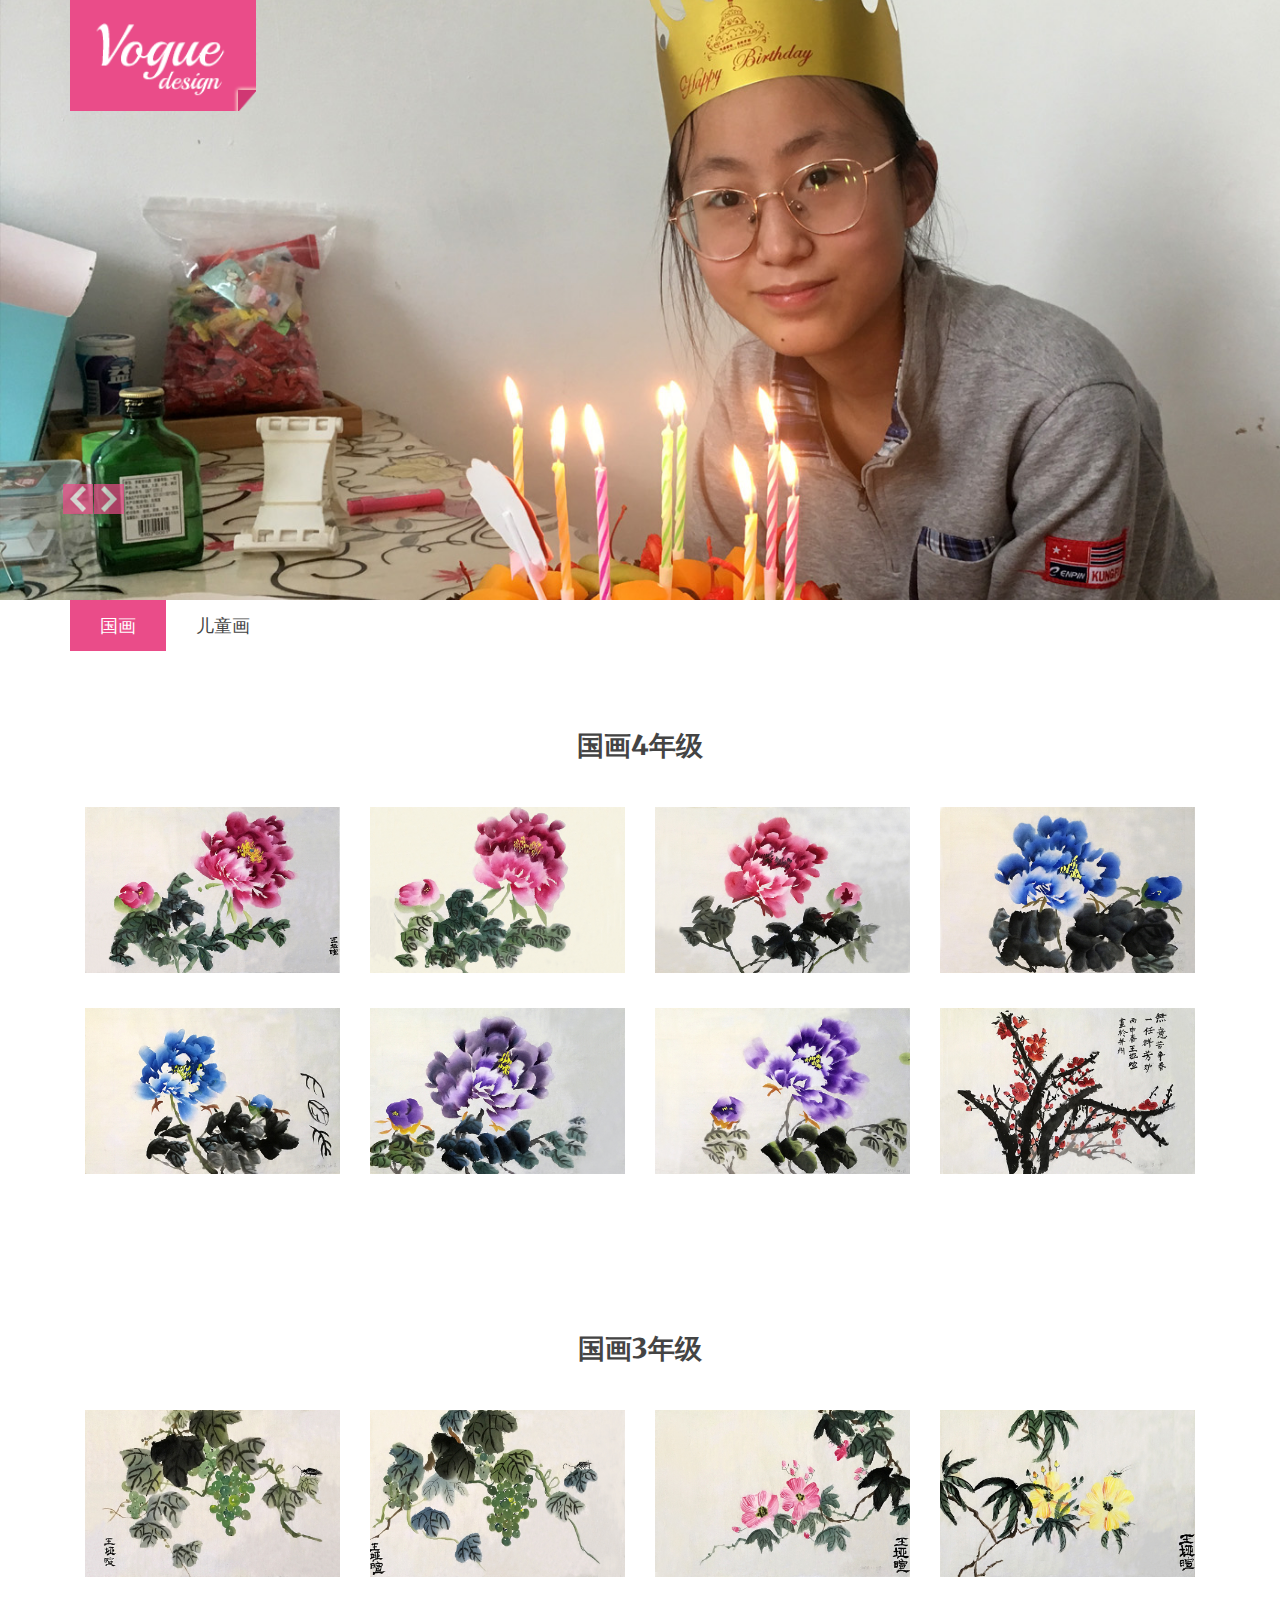
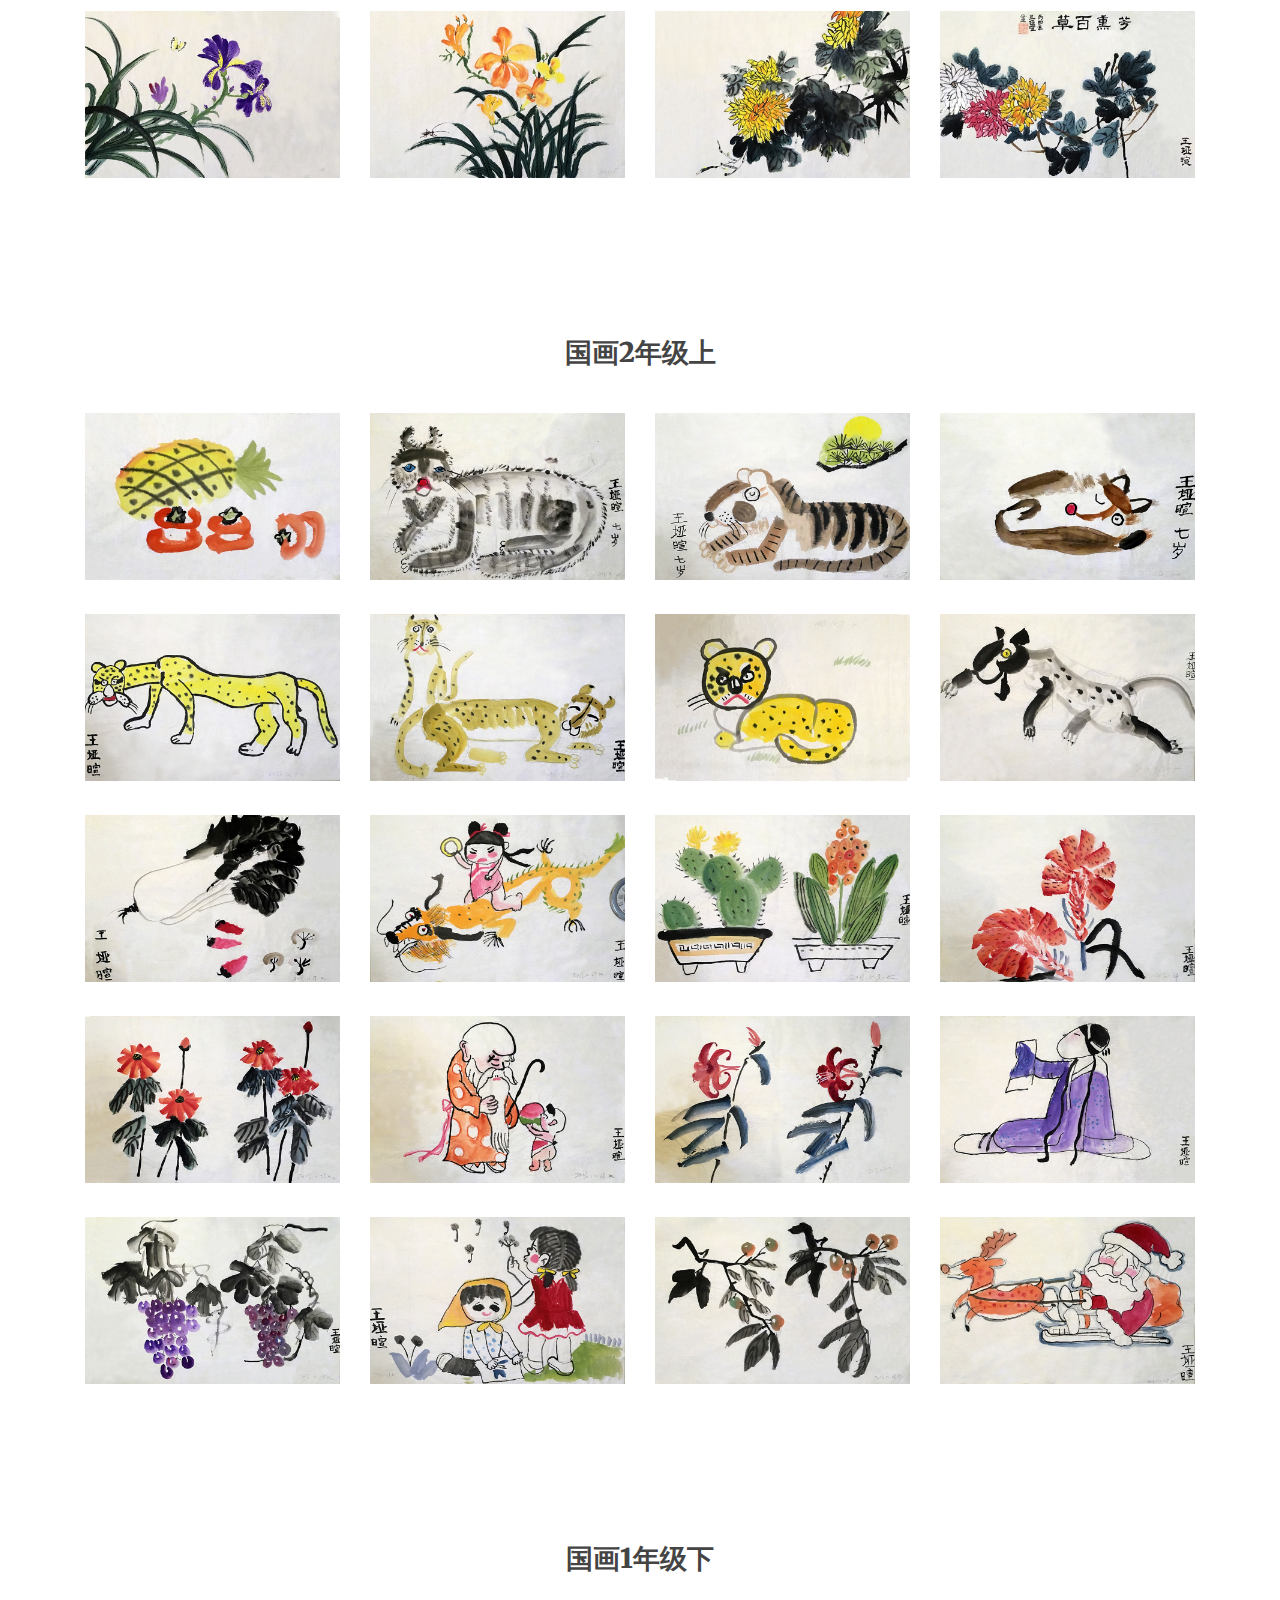
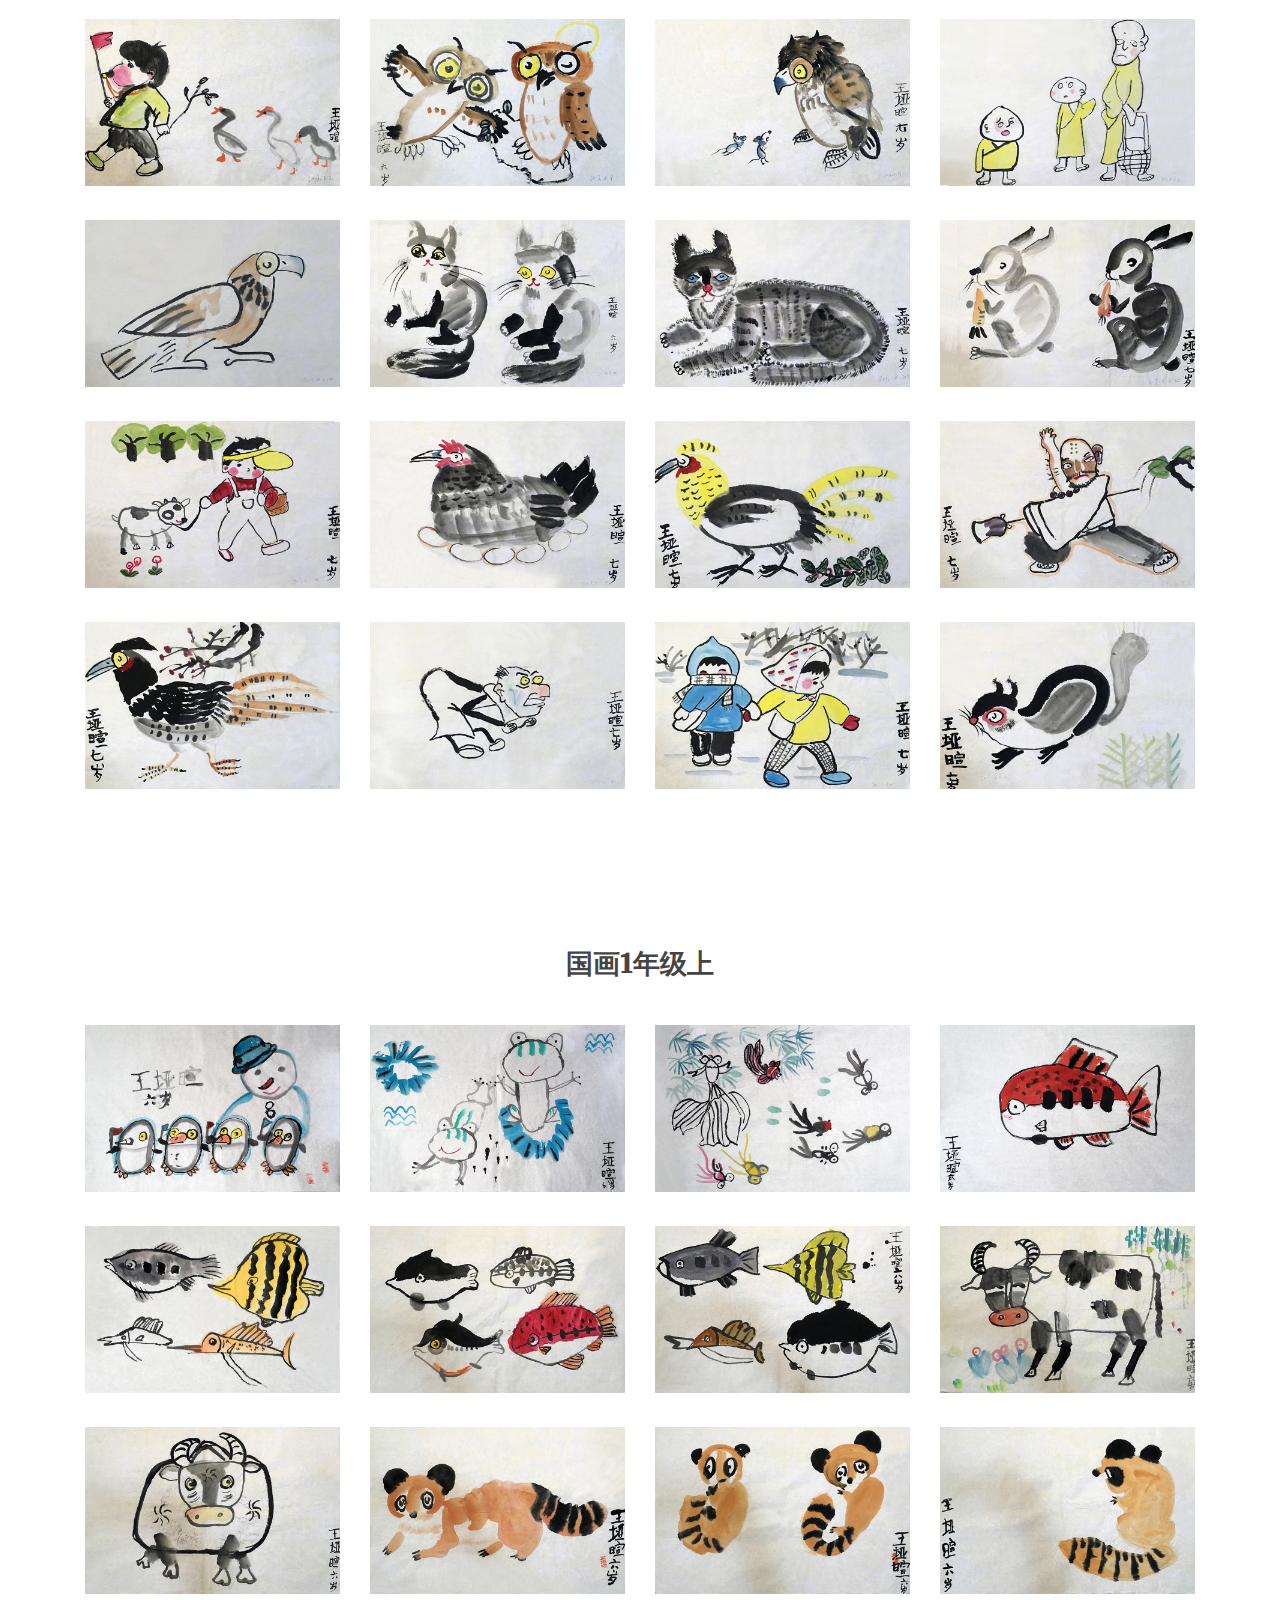
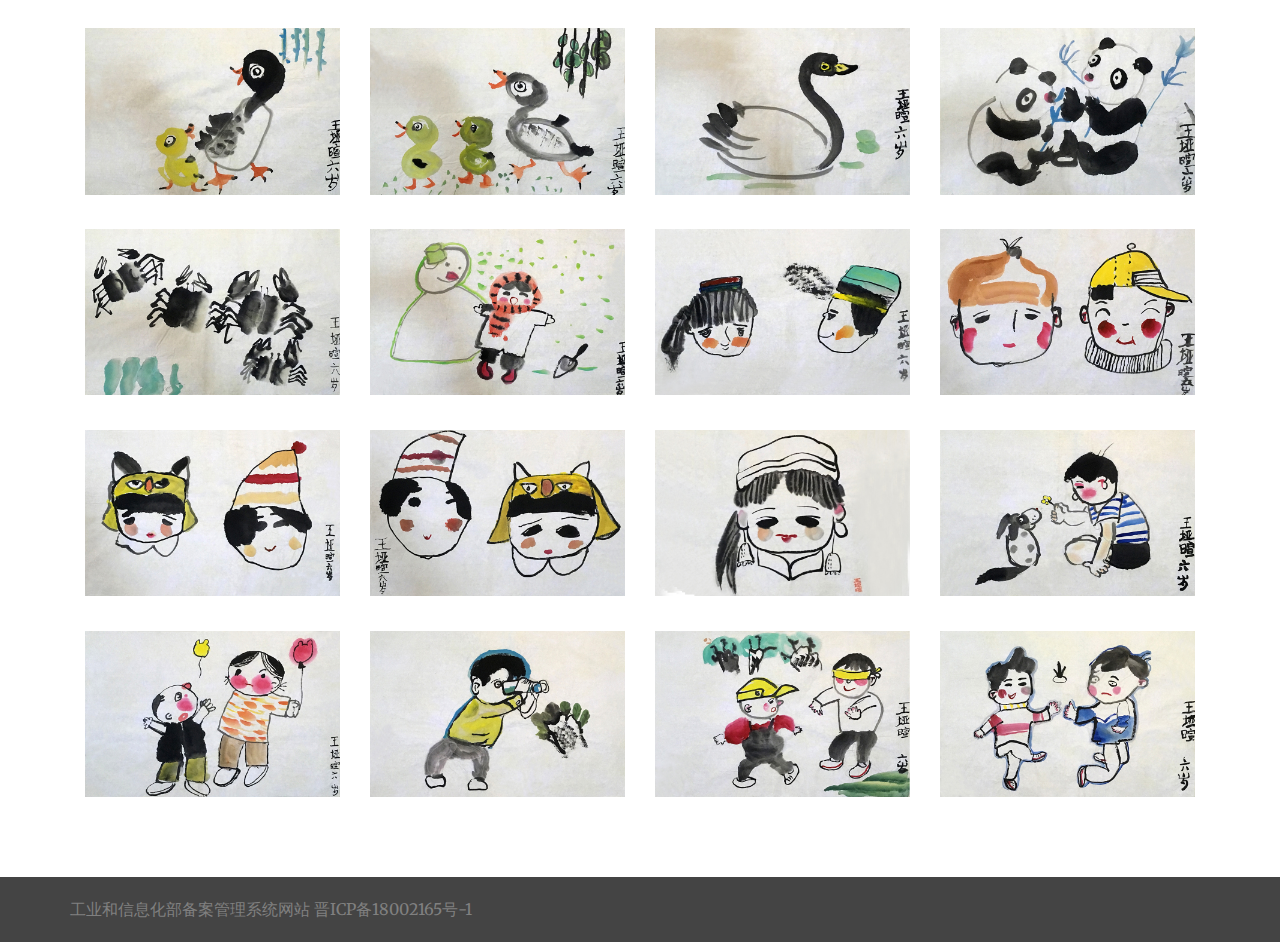
<file: index.html>
<!DOCTYPE html>
<html>
<head>
<title>国画</title>
<meta name="viewport" content="width=device-width, initial-scale=1">
<meta http-equiv="Content-Type" content="text/html; charset=utf-8" />
<meta name="keywords" content="Vogue Responsive web template, Bootstrap Web Templates, Flat Web Templates, Andriod Compatible web template, 
Smartphone Compatible web template, free webdesigns for Nokia, Samsung, LG, SonyErricsson, Motorola web design" />
<script type="application/x-javascript"> addEventListener("load", function() { setTimeout(hideURLbar, 0); }, false); function hideURLbar(){ window.scrollTo(0,1); } </script>
<link href="css/bootstrap.css" rel='stylesheet' type='text/css' />
<link href="css/style.css?v=1.0" rel='stylesheet' type='text/css' />
<script src="js/jquery-1.11.0.min.js"></script>
<link href='http://fonts.useso.com/css?family=Merriweather:400,300,300italic,400italic,700,700italic,900,900italic' rel='stylesheet' type='text/css'>
<link href='http://fonts.useso.com/css?family=Lato:100,300,400,700,900,100italic,300italic,400italic,700italic,900italic' rel='stylesheet' type='text/css'>
<!---- start-smoth-scrolling---->
<script type="text/javascript" src="js/move-top.js"></script>
<script type="text/javascript" src="js/easing.js"></script>

<script type="text/javascript" src="js/data.js"></script>
<script type="text/javascript" src="js/creBlock.js?v=1.0"></script>

<link rel="stylesheet" href="css/baguetteBox.min.css">

<script type="text/javascript">
			jQuery(document).ready(function($) {
				$(".scroll").click(function(event){		
					event.preventDefault();
					$('html,body').animate({scrollTop:$(this.hash).offset().top},1000);
				});
			});
		</script>
<!--start-smoth-scrolling-->
</head>
<body>
	<!--banner-starts-->
	<div class="bnr" id="home">
		<div  id="top" class="callbacks_container">
			<ul class="rslides" id="slider4">
				<li>
					<div class="banner-4">
						<div class="container">
							<div class="logo">
								<a href="index.html"><img src="images/logo.png" alt="" /></a>
							</div>
							 
						</div>
					</div>
				</li>
				<li>
					<div class="banner-5">
						<div class="container">
							<div class="logo">
								<a href="index.html"><img src="images/logo.png" alt="" /></a>
							</div>
							 
						</div>
					</div>
				</li>
				<li>
					<div class="banner-6">
						<div class="container">
							<div class="logo">
								<a href="index.html"><img src="images/logo.png" alt="" /></a>
							</div>
							 
						</div>
					</div>
				</li>
			    <li>
					<div class="banner-1">
						<div class="container">
							<div class="logo">
								<a href="index.html"><img src="images/logo.png" alt="" /></a>
							</div>
							 
						</div>
					</div>
				</li>
				<li>
					<div class="banner-2">
						<div class="container">
							<div class="logo">
								<a href="index.html"><img src="images/logo.png" alt="" /></a>
							</div>
							 
						</div>
					</div>
				</li>
				<li>
					<div class="banner-3">
						<div class="container">
							<div class="logo">
								<a href="index.html"><img src="images/logo.png" alt="" /></a>
							</div>
							 
						</div>
					</div>
				</li>
				 
				 
			</ul>
		</div>
		<div class="clearfix"> </div>
	</div>
	<!--banner-ends--> 
	<!--Slider-Starts-Here-->
	<script src="js/responsiveslides.min.js"></script>
	<script>
		
	    // You can also use "$(window).load(function() {"
	    $(function () {
		    // Slideshow 4
		    $("#slider4").responsiveSlides({
		    	auto: true,
		        pager: false,
		        nav: true,
		        speed: 500,
		        namespace: "callbacks",
		        before: function () {
		          $('.events').append("<li>before event fired.</li>");
		        },
		        after: function () {
		          $('.events').append("<li>after event fired.</li>");
		        }
		    });

		    
		    // addRow(1, 'images/port-1.jpg');
		    // addRow(2, 'images/port-1.jpg');
		    // addRow(3, 'images/port-1.jpg');
		    // addRow(4, 'images/port-1.jpg');

		    $("#imgs").empty();
		    addBlock('#imgs', 'divGH4',   '国画4年级',   gh4, './images/gh/4/');
		    addBlock('#imgs', 'divGH3',   '国画3年级',   gh3, './images/gh/3/');
		    addBlock('#imgs', 'divGH2_1', '国画2年级上', gh2_1, './images/gh/2-1/');
		    addBlock('#imgs', 'divGH1_2', '国画1年级下', gh1_2, './images/gh/1-2/');
		    addBlock('#imgs', 'divGH1_1', '国画1年级上', gh1_1, './images/gh/1-1/');
			
			baguetteBox.run('.portfolio');
		});

	    

	</script>
	<!--End-slider-script-->
	<!--header-starts-->
	<div class="header-bottom">
		<div class="fixed-header">
			<div class="container">
				<div class="top-menu">
						<span class="menu"><img src="images/nav-icon.png" alt="" /></span>
						<ul class="nav">
							<li><a href="index.html" class="active" >国画</a></li>
							<li><a href="eth.html">儿童画</a></li>
							<!-- <li><a href="index.html">xx</a></li>
							<li><a href="blog.html">Blog</a></li>
							<li><a href="contact.html">Contact</a></li> -->
						</ul>	
						<!-- script for menu -->
						<script>
							$( "span.menu" ).click(function() {
							  $( "ul.nav" ).slideToggle( "slow", function() {
								// Animation complete.
							  });
							});
						</script>
						<!-- script for menu -->
				</div>
				 
				<div class="clearfix"></div>
				<script>
					$(document).ready(function() {
						 var navoffeset=$(".header-bottom").offset().top;
						 $(window).scroll(function(){
							var scrollpos=$(window).scrollTop(); 
							if(scrollpos >=navoffeset){
								$(".header-bottom").addClass("fixed");
							}else{
								$(".header-bottom").removeClass("fixed");
							}
						 });
						 
					});
				</script>
			</div>
	 	</div>
	</div>
	<!--header-ends-->

	<!--portfolio-starts-->
	<div id="imgs">
		<!-- <div id="divGH1_1" class="portfolio">
			<div class="container">
				<div class="portfolio-top contact-top">
					<h3>国画1年级上</h3>
				</div>
				<div  class="portfolio-bottom">
					<div class="port-one">
						<div class="col-md-3 portfolio-left">
							<div class="project-eff">
								<div id="nivo-lightbox-demo"> 
									<p> 
										<a href="images/port-1.jpg" data-lightbox-gallery="gallery1" id="nivo-lightbox-demo"> 
											<span class="rollover1"> </span>
										</a> 
									</p>
								</div>     
								<img class="img-responsive" src="images/port-1.jpg" alt="">
							</div>
						</div>
						<div class="col-md-3 portfolio-left">
							<div class="project-eff">
								<div id="nivo-lightbox-demo"> 
									<p> 
										<a href="images/port-2.jpg"data-lightbox-gallery="gallery1" id="nivo-lightbox-demo"> 
											<span class="rollover1"> </span>
										</a> 
									</p>
								</div>     
								<img class="img-responsive" src="images/port-2.jpg" alt="">
							</div>
						</div>
						
						<div class="clearfix"></div>
					</div>
				</div>
			</div>
		</div> -->

		
	</div>

	<!--portfolio-ends-->
	<link rel="stylesheet" type="text/css" href="css/magnific-popup.css">
	<!-- <script type="text/javascript" src="js/nivo-lightbox.min.js"></script> -->
	<script type="text/javascript">
		$(document).ready(function(){
		    // $('#nivo-lightbox-demo a').nivoLightbox({ effect: 'fade' });
		});
	</script>
	<!--footer-starts-->
	<div class="footer">
		<div class="container">
			<a style="color:#808080" href="http://beian.miit.gov.cn/" target="_blank">工业和信息化部备案管理系统网站 晋ICP备18002165号-1</a>
		</div>
		<script type="text/javascript">
			$(document).ready(function() {
				/*
				var defaults = {
		  			containerID: 'toTop', // fading element id
					containerHoverID: 'toTopHover', // fading element hover id
					scrollSpeed: 1200,
					easingType: 'linear' 
		 		};
				*/
				
				$().UItoTop({ easingType: 'easeOutQuart' });
				
			});
		</script>
		<a href="#home" id="toTop" class="scroll" style="display: block;"> <span id="toTopHover" style="opacity: 1;"> </span></a>
	</div>
	<!--footer-starts-->

	<!-- privew -->
	<script type="text/javascript" src="js/baguetteBox.min.js"></script>
</body>
</html>
</file>
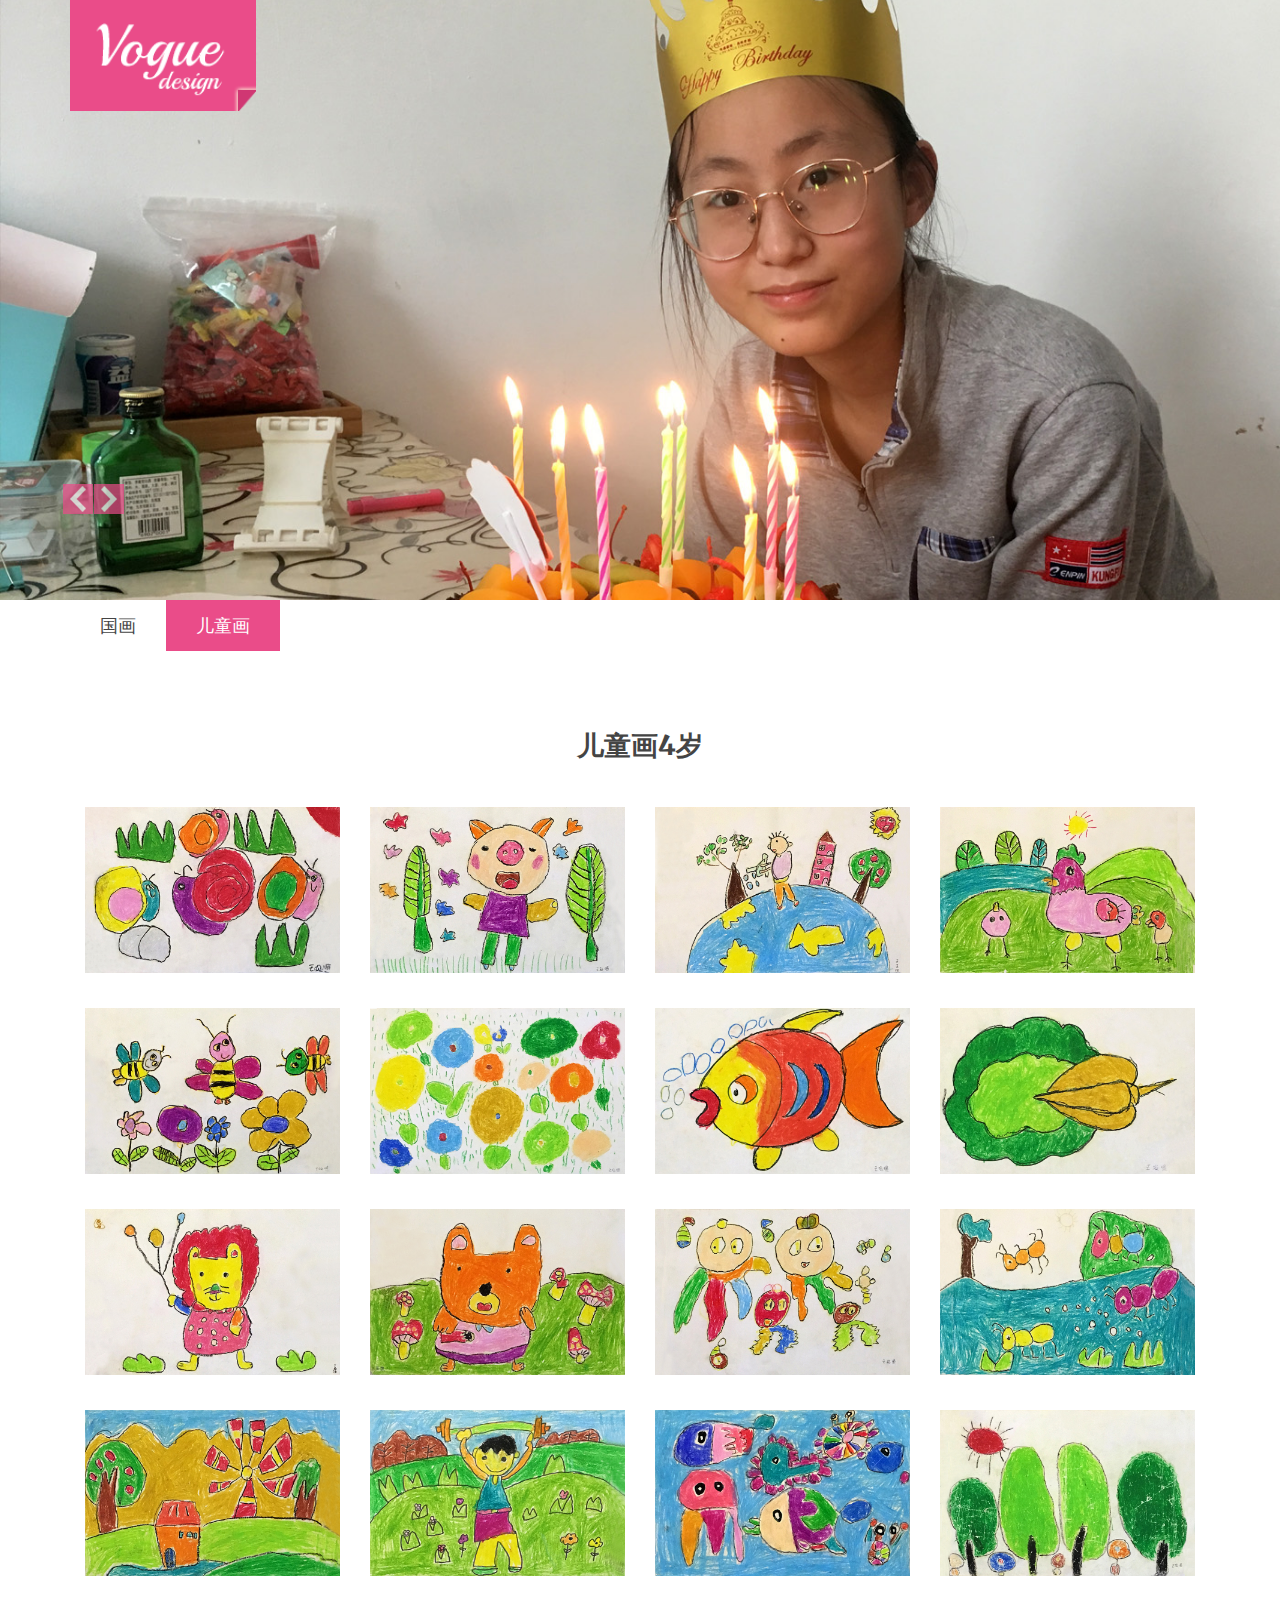
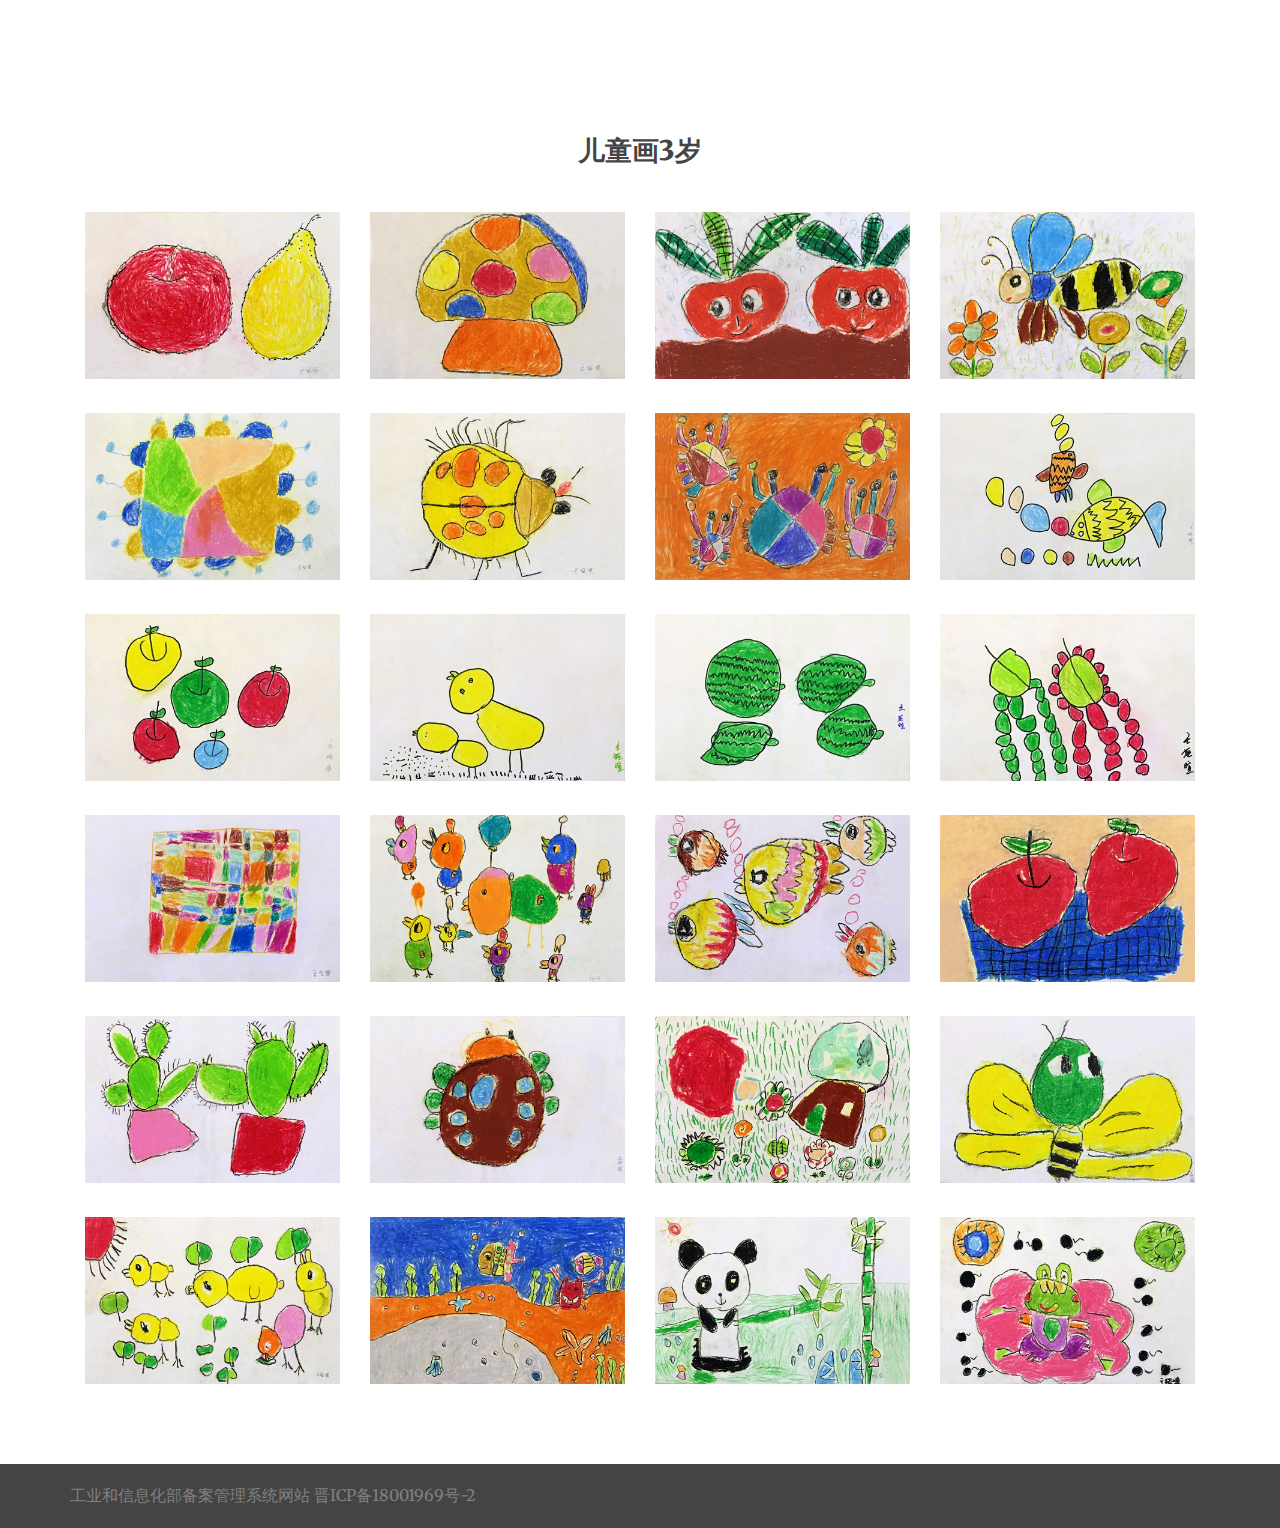
<file: eth.html>
<!DOCTYPE html>
<html>
<head>
<title>儿童画</title>
<meta name="viewport" content="width=device-width, initial-scale=1">
<meta http-equiv="Content-Type" content="text/html; charset=utf-8" />
<meta name="keywords" content="Vogue Responsive web template, Bootstrap Web Templates, Flat Web Templates, Andriod Compatible web template, 
Smartphone Compatible web template, free webdesigns for Nokia, Samsung, LG, SonyErricsson, Motorola web design" />
<script type="application/x-javascript"> addEventListener("load", function() { setTimeout(hideURLbar, 0); }, false); function hideURLbar(){ window.scrollTo(0,1); } </script>
<link href="css/bootstrap.css" rel='stylesheet' type='text/css' />
<link href="css/style.css?v=1.2" rel='stylesheet' type='text/css' />
<script src="js/jquery-1.11.0.min.js"></script>
<link href='http://fonts.useso.com/css?family=Merriweather:400,300,300italic,400italic,700,700italic,900,900italic' rel='stylesheet' type='text/css'>
<link href='http://fonts.useso.com/css?family=Lato:100,300,400,700,900,100italic,300italic,400italic,700italic,900italic' rel='stylesheet' type='text/css'>
<!---- start-smoth-scrolling---->
<script type="text/javascript" src="js/move-top.js"></script>
<script type="text/javascript" src="js/easing.js"></script>

<script type="text/javascript" src="js/data.js"></script>
<script type="text/javascript" src="js/creBlock.js"></script>

<link rel="stylesheet" href="css/baguetteBox.min.css">

<script type="text/javascript">
	jQuery(document).ready(function($) {
		$(".scroll").click(function(event){		
			event.preventDefault();
			$('html,body').animate({scrollTop:$(this.hash).offset().top},1000);
		});
	});
</script>
<!--start-smoth-scrolling-->
</head>
<body>
	<!--banner-starts-->
	<div class="bnr" id="home">
		<div  id="top" class="callbacks_container">
			<ul class="rslides" id="slider4">
				<li>
					<div class="banner-4">
						<div class="container">
							<div class="logo">
								<a href="index.html"><img src="images/logo.png" alt="" /></a>
							</div>
							 
						</div>
					</div>
				</li>
				<li>
					<div class="banner-5">
						<div class="container">
							<div class="logo">
								<a href="index.html"><img src="images/logo.png" alt="" /></a>
							</div>
							 
						</div>
					</div>
				</li>
				<li>
					<div class="banner-6">
						<div class="container">
							<div class="logo">
								<a href="index.html"><img src="images/logo.png" alt="" /></a>
							</div>
							 
						</div>
					</div>
				</li>
			    <li>
					<div class="banner-1">
						<div class="container">
							<div class="logo">
								<a href="index.html"><img src="images/logo.png" alt="" /></a>
							</div>
							 
						</div>
					</div>
				</li>
				<li>
					<div class="banner-2">
						<div class="container">
							<div class="logo">
								<a href="index.html"><img src="images/logo.png" alt="" /></a>
							</div>
							 
						</div>
					</div>
				</li>
				<li>
					<div class="banner-3">
						<div class="container">
							<div class="logo">
								<a href="index.html"><img src="images/logo.png" alt="" /></a>
							</div>
							 
						</div>
					</div>
				</li>
				 
				 
			</ul>
		</div>
		<div class="clearfix"> </div>
	</div>
	<!--banner-ends--> 
	<!--Slider-Starts-Here-->
	<script src="js/responsiveslides.min.js"></script>
	<script>
		
	    // You can also use "$(window).load(function() {"
	    $(function () {
		    // Slideshow 4
		    $("#slider4").responsiveSlides({
		    	auto: true,
		        pager: false,
		        nav: true,
		        speed: 500,
		        namespace: "callbacks",
		        before: function () {
		          $('.events').append("<li>before event fired.</li>");
		        },
		        after: function () {
		          $('.events').append("<li>after event fired.</li>");
		        }
		    });

		    
		    $("#imgs").empty();
		    addBlock('#imgs', 'divETH4',   '儿童画4岁', eth4, './images/eth/4/');
		    addBlock('#imgs', 'divETH3',   '儿童画3岁', eth3, './images/eth/3/');

		    baguetteBox.run('.portfolio');
		});

	    

	</script>
	<!--End-slider-script-->
	<!--header-starts-->
	<div class="header-bottom">
		<div class="fixed-header">
			<div class="container">
				<div class="top-menu">
						<span class="menu"><img src="images/nav-icon.png" alt="" /></span>
						<ul class="nav">
							<li><a href="index.html" >国画</a></li>
							<li><a href="about.html" class="active">儿童画</a></li>
							<!-- <li><a href="index.html">xx</a></li>
							<li><a href="blog.html">Blog</a></li>
							<li><a href="contact.html">Contact</a></li> -->
						</ul>	
						<!-- script for menu -->
						<script>
							$( "span.menu" ).click(function() {
							  $( "ul.nav" ).slideToggle( "slow", function() {
								// Animation complete.
							  });
							});
						</script>
						<!-- script for menu -->
				</div>
				 
				<div class="clearfix"></div>
				<script>
					$(document).ready(function() {
						 var navoffeset=$(".header-bottom").offset().top;
						 $(window).scroll(function(){
							var scrollpos=$(window).scrollTop(); 
							if(scrollpos >=navoffeset){
								$(".header-bottom").addClass("fixed");
							}else{
								$(".header-bottom").removeClass("fixed");
							}
						 });
						 
					});
				</script>
			</div>
	 	</div>
	</div>
	<!--header-ends-->

	<!--portfolio-starts-->
	<div id="imgs">
	</div>

	<!--portfolio-ends-->
	<link rel="stylesheet" type="text/css" href="css/magnific-popup.css">
	<!-- <script type="text/javascript" src="js/nivo-lightbox.min.js"></script> -->
	<script type="text/javascript">
		$(document).ready(function(){
		    // $('#nivo-lightbox-demo a').nivoLightbox({ effect: 'fade' });
		});
	</script>
	<!--footer-starts-->
	<div class="footer">
		<div class="container">
			<a style="color:#808080" href="http://beian.miit.gov.cn/" target="_blank">工业和信息化部备案管理系统网站 晋ICP备18001969号-2</a>
		</div>
		<script type="text/javascript">
			$(document).ready(function() {
				/*
				var defaults = {
		  			containerID: 'toTop', // fading element id
					containerHoverID: 'toTopHover', // fading element hover id
					scrollSpeed: 1200,
					easingType: 'linear' 
		 		};
				*/
				
				$().UItoTop({ easingType: 'easeOutQuart' });
				
			});
		</script>
		<a href="#home" id="toTop" class="scroll" style="display: block;"> <span id="toTopHover" style="opacity: 1;"> </span></a>
	</div>
	<!--footer-starts-->

	<!-- privew -->
	<script type="text/javascript" src="js/baguetteBox.min.js"></script>
</body>
</html>
</file>
<file: css/style.css>
html, body{
    font-size: 100%;
	background:	#fff;
	font-family: 'Merriweather', serif;
}
body a{
	transition: 0.5s all ease;
	-webkit-transition: 0.5s all ease;
	-moz-transition: 0.5s all ease;
	-o-transition: 0.5s all ease;
	-ms-transition: 0.5s all ease;
}
h1,h2,h3,h4,h5,h6{
	margin:0;			   
}
p{
	margin:0;
}
ul,label{
	margin:0;
	padding:0;
}
body a:hover{
	text-decoration:none;
}
/*--banner-starts--*/
.banner-1{
	background:url(../images/banner-1.jpg) no-repeat;
	min-height:670px;
	background-size:cover;
	-webkit-background-size:cover;
	-moz-background-size:cover;
	-o-background-size:cover;
	-ms-background-size:cover;
}
.banner-2{
	background:url(../images/banner-2.jpg) no-repeat center;
	min-height:670px;
	background-size:cover;
	-webkit-background-size:cover;
	-moz-background-size:cover;
	-o-background-size:cover;
	-ms-background-size:cover;
}
.banner-3{
	background:url(../images/banner-3.jpg) no-repeat center;
	min-height:670px;
	background-size:cover;
	-webkit-background-size:cover;
	-moz-background-size:cover;
	-o-background-size:cover;
	-ms-background-size:cover;
}
.banner-4{
	background:url(../images/banner-4.jpg) no-repeat center;
	min-height:670px;
	background-size:cover;
	-webkit-background-size:cover;
	-moz-background-size:cover;
	-o-background-size:cover;
	-ms-background-size:cover;
}
.banner-5{
	background:url(../images/banner-5.jpg) no-repeat center;
	min-height:670px;
	background-size:cover;
	-webkit-background-size:cover;
	-moz-background-size:cover;
	-o-background-size:cover;
	-ms-background-size:cover;
}
.banner-6{
	background:url(../images/banner-6.jpg) no-repeat center;
	min-height:670px;
	background-size:cover;
	-webkit-background-size:cover;
	-moz-background-size:cover;
	-o-background-size:cover;
	-ms-background-size:cover;
}
 
.copyrights{text-indent:-9999px;height:0;line-height:0;font-size:0;overflow:hidden;}
/*------------------ Slider Part starts Here----------*/
.callbacks_container {
  position: relative;
  float: left;
  width: 100%;
}
.callbacks {
  position: relative;
  list-style: none;
  overflow: hidden;
  width: 100%;
  padding: 0;
  margin: 0;
}
.callbacks li {
  position: absolute;
  width: 100%;
  left: 0;
  top: 0;
}
.callbacks_nav {
  	position: absolute;
  	-webkit-tap-highlight-color: rgba(0,0,0,0);
  	top: 82%;
	left: 14%;
  	opacity: 0.7;
  	z-index: 3;
  	text-indent: -9999px;
  	overflow: hidden;
  	text-decoration: none;
  	height: 30px;
  	width: 30px;
  	background: transparent url("../images/arrows.png") no-repeat left top;
}
.callbacks_nav:active {
  	opacity: 1.0;
}
.callbacks_nav.next {
  	left: auto;
  	background-position: right top;
  	right: 82.2%;
}
.rslides {
  position: relative;
  list-style: none;
  overflow: hidden;
  width: 100%;
  padding: 0;
  margin: 0;
}
.rslides li {
  -webkit-backface-visibility: hidden;
  position: absolute;
  display: none;
  width: 100%;
  left: 0;
  top: 0;
}
.rslides img {
  height: auto;
}
.callbacks_tabs {
	list-style: none;
	position: absolute;
	top: 120%;
	z-index: 999;
	left: 0%;
	width: 100%;
	text-align: center;
	margin: 0;
	display: block;
}
.callbacks_tabs li{
	display:inline-block;
}
@media screen and (max-width: 600px) {
  .callbacks_nav {
    top: 47%;
    }
}
/*----*/
.callbacks_tabs a{
 visibility: hidden;
}
.callbacks_tabs a:after {
	content: "\f111";
	font-size: 0;
	font-family: FontAwesome;
	visibility: visible;
	display: block;
	height: 12px;
	width: 12px;
	display: inline-block;
	border:none;
	background:#EA4C89;
}
.callbacks_here a:after{
	background:#444;
}
ul.callbacks_tabs.callbacks2_tabs {
	display: block;
}
/*--Slider-Part-Ends-Here--*/	
.banner-text h1 {
  	color: #fff;
  	background: #EA4C89;
  	font-size: 1.35em;
  	font-weight: 700;
  	margin: 0;
  	padding: 11px 12px;
  	text-transform: uppercase;
  	width: 38.5%;
}
.banner-text {
  	margin-top: 17.29%;
}
.banner-text h2 {
  	background: #fff;
  	color: #ea4c89;
  	font-size: 1.3em;
  	font-weight: 700;
  	padding: 11px 18px;
  	text-transform: uppercase;
  	width: 20%;
  	margin: 0;
}
.banner-top {
	margin-top: 21.19%;
	text-align: center;
}
.banner-top p {
  	color: #fff;
  	font-size: 25px;
  	font-weight: 100;
  	font-family: 'Lato', sans-serif;
  	font-style: italic;
}
.welcome-bottom {
  	padding: 3.47em 15px;
  	background: #444;
  	text-align: center;
  	margin-top: 10px;
}
.welcome-bottom h4 {
  	color: #fff;
  	font-weight: 400;
  	text-transform: uppercase;
  	font-size: 17px;
  	margin-bottom: 5px;
}
.welcome-bottom a {
  	font-size: 12px;
  	font-weight: 400;
  	color: #fff;
  	font-family: 'Lato', sans-serif;
}
.welcome-bottom a:hover{
	color:#EA4C89;
	transition: 0.5s all ease;
	-webkit-transition: 0.5s all ease;
	-moz-transition: 0.5s all ease;
	-o-transition: 0.5s all ease;
	-ms-transition: 0.5s all ease;
}
/*--banner-ends--*/
/*--header-starts--*/
/*-- sticky-nav --*/
.fixed {
  position: fixed;
  top: 0;
  width: 100%;
  margin: 0 auto;
  left: 0;
  border-bottom: 2px solid #EA4C89;
  background:#fff;
}
.top-menu ul{
	padding:0;
}
.top-menu ul li{
	display:inline-block;
	list-style:none;
	float: left;
}
.top-menu ul li a {
	color: #444;
	font-size: 1.1em;
	font-weight: 400;
	text-decoration: none;
	padding: 13px 30px;
	font-family: 'Lato', sans-serif;
}
.top-menu ul li a:hover,.top-menu ul li a.active{
	color:#fff;
	background:#EA4C89;
	transition:0.5s all;
	-webkit-transition:0.5s all;
	-moz-transition:0.5s all;
	-o-transition:0.5s all;
	-ms-transition:0.5s all;
}
.header-right {
	float: right;
	text-align: right;
}
.top-menu {
	float: left;
}
.header-bottom {
	z-index: 999;
}
nav a {
  display: block;
  padding: 0;
  text-decoration: none;
}
nav a:hover,
nav a:focus {
	outline: none;
}
span.menu{
	display:none;
}
/*-- sticky-nav --*/
@media screen and (max-width: 768px) {
    span.menu{
	  display: block;
	  text-align: left;
	  padding: 5px 0px 0px 0px;
	  cursor: pointer;
	  color: #E74C3C;
	  font-size: 16px;
	  font-weight: 700;
	  position: relative;
	}
	.top-menu ul {
	  padding: 0;
	  margin: 0;
	  z-index: 999;
	  position: absolute;
	  width: 100%;
	  left: 0;
	  top: 60px;
	  padding: 1.9em 0em 0em 0em;
	}
	ul.nav {
	  display: none;
	  padding: 0px;
	}
	.header-bottom {
		padding: 10px 0px;
	}
	.top-menu ul.nav li {
	    display: block;
	  text-align: center;
	  background: rgba(29, 29, 29, 1);
	  margin: 0;
	  width: 100%;
	}
	.fixed-header {
		position: relative;
	}
	.top-menu ul.nav li a {
	    font-size: 16px;
	  padding: 1em 0;
	  color: #fff;
	  display: block;
	}
	.top-menu ul li a.active{
	  color: #FFFFFF;
	}
}
.header-right ul{
	padding:0;
}
.header-right ul li {
	list-style: none;
	display: inline-block;
	margin: 8px 5px 0 5px;
}
.header-right ul li a span{
	background:url(../images/social-icons.png) no-repeat;
	width:34px;
	height:34px;
	display:block;
}
.header-right ul li a span.fb{
	background-position:0px 0px;
}
.header-right ul li a span.google{
	background-position:-34px 0px;
}
.header-right ul li a span.twit{
	background-position:-68px 0px;
}
.header-right ul li a span.fb:hover{
	background-position:0px -34px;
}
.header-right ul li a span.google:hover{
	background-position:-34px -34px;
}
.header-right ul li span.twit:hover{
	background-position:-68px -34px;
}
/*--header-ends--*/
/*--welcome-starts--*/
.welcome {
	padding: 3.5em 0px 4em 0px;
}
.welcome-left img{
	width:100%;
}
/*--welcome-ends--*/
/*--style-starts--*/
.style {
  	background: url(../images/style-3.jpg) no-repeat;
  	background-size: 100% 100%;
  	min-height: 500px;
}
.style-text {
  	margin-top: 12%;
}
.style-text h3 {
  	color: #fff;
  	font-weight: 900;
  	font-size: 2.5em;
}
.style-text p {
  	font-family: 'Lato', sans-serif;
  	font-size: 15px;
  	font-weight: 300;
  	margin-top: 3%;
  	line-height: 1.6em;
  	color: #fff;
  	width: 63%;
}
.s-btn {
  	margin-top: 4%;
}
.s-btn a{
	color:#fff;
	background:#EA4C89;
	font-size:15px;
	font-weight:400;
	padding:10px 25px;
	font-family: 'Lato', sans-serif;
}
.s-btn a:hover,.b-btn a:hover{
	background:#444;
	transition: 0.5s all ease;
	-webkit-transition: 0.5s all ease;
	-moz-transition: 0.5s all ease;
	-o-transition: 0.5s all ease;
	-ms-transition: 0.5s all ease;
}
/*--style-ends--*/
/*--test-starts--*/
.news {
	padding: 5em 0px;
}
.n-left img{
	width:100%;
}
.n-right p {
	font-family: 'Lato', sans-serif;
	font-size: 15px;
	font-weight: 300;
	line-height: 1.6em;
	color: #444;
	margin: 7px 0 4% 0;
}
.col-md-8.n-right {
	padding: 0;
}
.n-right span {
	color: #EA4C89;
	font-size: 14px;
	font-weight: 700;
	font-family: 'Lato', sans-serif;
}
.news-main{
	margin-top:3%;
}
.news-top{
	text-align:center;
}
.news-top h3 {
	color: #444;
	font-size: 1.8em;
	font-weight: 900;
	margin: 0;
}
.testimonials-top p{
	font-family: 'Lato', sans-serif;
	font-size: 15px;
	font-weight: 300;
	color: #444;
	margin-top: 10px;
}
.testimonials-bottom {
	margin-top:3%;
	text-align:center;
}
.t-bottom h5 {
	color: #EA4C89;
	font-size: 19px;
	font-weight: 700;
	font-family: 'Lato', sans-serif;
	text-transform: uppercase;
}
.t-bottom p {
	font-family: 'Lato', sans-serif;
	font-size: 18px;
	font-weight: 300;
	color: #444;
	margin: 8px auto 0;
	font-style: italic;
	width: 68%;
}
/*--test-ends--*/
/*--testimonials-starts--*/
.testimonials {
	padding: 0em 0 6em 0px;
}
.testimonials-top{
	text-align:center;
}
.testimonials-top h3{
	color: #444;
	font-size: 1.8em;
	font-weight: 900;
	margin: 0;
}
/*--testimonials-ends--*/
/*--footer-ends--*/
.footer{
	background:#444;
	padding:1.3em 0px;
}
.footer-text{
	margin-top:3%;
	text-align:center;
}
.footer-text p{
	color:#fff;
	font-size:15px;
	font-weight:300;
	font-family: 'Lato', sans-serif;
}
.footer-text p a{
	color:#fff;
}
.footet-left  h3{
	color:#fff;
	font-size:1.2em;
	font-weight:700;
	margin:0;
}
.footet-left ul {
	padding: 0;
	margin-top: 5%;
}
.footet-left ul li {
	list-style: none;
	margin: 6px 0px;
}
.footet-left ul li a{
	color:#fff;
	font-size:15px;
	font-weight:300;
	font-family: 'Lato', sans-serif;
}
.footet-left ul li a:hover,.footer-text p a:hover{
	color:#EA4C89;
	text-decoration:none;
	transition: 0.5s all ease;
	-webkit-transition: 0.5s all ease;
	-moz-transition: 0.5s all ease;
	-o-transition: 0.5s all ease;
	-ms-transition: 0.5s all ease;
}
.sub-text {
	margin-top: 8%;
}
.sub-text input[type="text"] {
	width: 82%;
	color: #fff;
	outline: none;
	font-family: 'Lato', sans-serif;
	background: none;
	font-size: 12px;
	font-weight: 500;
	letter-spacing: 2px;
	padding: 11px 12px;
	border: 1px solid #fff;
	-webkit-appearance: none;
}
.sub-text input[type="submit"] {
	border: 1px solid #fff;
	outline: none;
	border-left: none;
	color: #fff;
	margin-left: -4px;
	background: url(../images/arrow.png) no-repeat 14px 14px;
	padding: 2px 22px 15px 19px;
	-webkit-appearance: none;
	transition: 0.5s all;
	-webkit-transition: 0.5s all;
	-moz-transition: 0.5s all;
	-o-transition: 0.5s all;
}
.sub-text input[type="submit"]:hover{
	background: url(../images/arw.png) no-repeat 14px 14px;
}
/*--footer-ends--*/
#toTop {
	display: none;
	text-decoration: none;
	position: fixed;
	bottom: 10px;
	right: 10px;
	overflow: hidden;
	width: 40px;
	height: 39px;
	border: none;
	text-indent: 100%;
	background: url(../images/top-arrow.png) no-repeat;
}
/*--contact-starts--*/
.contact{
	padding:6em 0px;
}
.contact-top{
	text-align:center;
}
.contact-top h3{
	color: #444;
	font-size: 1.8em;
	font-weight: 900;
	margin: 0;
	text-transform: uppercase;
}
.contact-bottom{
	margin-top:4%;
}
.contact-bottom iframe{
	width:100%;
	height:450px;
	border:none;
}
.contact-text{
	margin-top:3%;
}
.contact-text input[type="text"]:nth-child(2) {
	margin: 0 10px;
}
.contact-text input[type="text"] {
	width: 32.51%;
	margin: 0px;
	color: #BCBCBC;
	background: none;
	padding: 15px 10px;
	outline: none;
	border: 1px solid #BCBCBC;
	font-family: 'Lato', sans-serif;
}
.contact-text textarea {
	width: 100%;
	color: #BCBCBC;
	resize: none;
	background: none;
	height: 12.7em;
	padding: 15px;
	outline: none;
	border: 1px solid #BCBCBC;
	margin-top: 1.4%;
	font-family: 'Lato', sans-serif;
}
.submit-btn {
	text-align: center;
}
.submit-btn input[type=submit] {
	color: #ffffff;
	padding: 10px 71px;
	font-size: 20px;
	cursor: pointer;
	font-weight: 500;
	margin: 20px 0 0 0px;
	border: none;
	background: #EA4C89;
	font-family: 'Lato', sans-serif;
	outline: none;
}
.submit-btn input[type=submit]:hover {
	background: #444;
	transition: 0.5s all;
	-webkit-transition: 0.5s all;
	-moz-transition: 0.5s all;
	-ms-transition: 0.5s all;
	-o-transition: 0.5s all;
}
/*--contact-ends--*/
/*--about-starts--*/
.about{
	padding:6em 0px;
}
.about-top{
	text-align:center;
}
.about-bottom{
	margin-top:3%;
}
.about-left{
	width:6%;
	float:left;
}
.about-right{
	width:94%;
	float:right;
}
span.glyphicon{
	color: #EA4C89;
}
.glyphicon-refresh,.glyphicon-time,.glyphicon-thumbs-up{
	font-size: 3em;
}
.about-right h4 {
	color: #444;
	font-size: 1.05em;
	font-weight: 700;
	margin: 0;
}
.about-right p{
	font-family: 'Lato', sans-serif;
	font-size: 15px;
	font-weight: 300;
	line-height: 1.6em;
	color: #444;
	margin-top:10px;
}
.abt{
	margin-top:2.5%;
}
.abt:nth-child(1){
	margin-top:0;
}
.mission {
	padding: 6em 0;
}
.mission-bottom{
	margin-top:3%;
	text-align:center;
}
.mission-bottom h4 {
	color: #444;
	font-size: 1em;
	font-weight: 700;
	line-height: 1.6em;	
	margin: 15px auto 0;
	width: 90%;
}
.mission-bottom p {
	font-family: 'Lato', sans-serif;
	font-size: 15px;
	font-weight: 300;
	line-height: 1.6em;
	color: #444;
	margin: 10px auto 0;
	width: 76%;
}
.team{
	padding:6em 0px;
	background:#444;
}
.team-top h3{
	color:#fff;
}
.team-bottom {
	margin-top: 3%;
	text-align: center;
}
.team-left img{
	width:100%;
}
.team-left h4 {
	color: #fff;
	font-size: 1.05em;
	font-weight: 700;
	margin-top: 18px;
}
.team-left p {
	font-family: 'Lato', sans-serif;
	font-size: 15px;
	font-weight: 300;
	line-height: 1.3em;
	color: #fff;
	margin-top: 5px;
	padding: 0 11px;
}
/*--about-ends--*/
/*--blog-starts--*/
.blog{
	padding:6em 0px;
}
.blog-top{
	text-align:left;
}
.blog-one a h4{
	color: #444;
	font-size: 1.05em;
	font-weight: 700;
	margin: 0;
	text-transform: uppercase;
	line-height: 1.6em;
}
.blog-one a h4:hover,.about-right h4:hover,.mission-bottom h4:hover{
	color: #ea4c89;
	text-decoration: none;
	transition: 0.5s all ease;
	-webkit-transition: 0.5s all ease;
	-moz-transition: 0.5s all ease;
	-o-transition: 0.5s all ease;
	-ms-transition: 0.5s all ease;
}
.blog-one p{
	font-family: 'Lato', sans-serif;
	font-size: 15px;
	font-weight: 300;
	line-height: 1.6em;
	color: #444;
	margin-top: 10px;
}
.blog-one p a{
	color: #ea4c89;
}
.blog-one p a:hover{
	color:#444;
	transition: 0.5s all ease;
	-webkit-transition: 0.5s all ease;
	-moz-transition: 0.5s all ease;
	-o-transition: 0.5s all ease;
	-ms-transition: 0.5s all ease;
}
.blog-one img{
	width:100%;
	margin-top:2%;
}
.b-btn {
	margin-top:3%;
}
.b-btn a {
	color: #fff;
	background: #EA4C89;
	font-size: 15px;
	font-weight: 400;
	padding: 10px 25px;
	font-family: 'Lato', sans-serif;
}
.blog-one{
	margin-top:6%;
}
.blog-bottom{
	margin-top:4%;
}
.blog-btm {
	margin-top: 9%;
}
.pagination {
	margin: 0;
}
.pagination > .active > a, .pagination > .active > span, .pagination > .active > a:hover, .pagination > .active > span:hover, .pagination > .active > a:focus, .pagination > .active > span:focus {
	background-color: #EA4C89;
	border-color: #EA4C89;
}
.pagination > li > a:hover, .pagination > li > span:hover, .pagination > li > a:focus, .pagination > li > span:focus {
	color: #fff;
	background-color: #444;
}
.pagination > li > a, .pagination > li > span {
	color: #444;
}
.categories ul ,.archives ul {
	padding: 0;
	margin-top: 7%;
}
.categories ul li ,.archives ul li{
	list-style-image: url(../images/arw-1.png);
	margin: 0px 0px 12px 25px;
}
.categories ul li a,.archives ul li a{
	font-family: 'Lato', sans-serif;
	font-size: 15px;
	font-weight: 300;
	color: #444;
}
.categories ul li a:hover,.archives ul li a:hover{
	color:#ea4c89;
	text-decoration:none;
	transition: 0.5s all ease;
	-webkit-transition: 0.5s all ease;
	-moz-transition: 0.5s all ease;
	-o-transition: 0.5s all ease;
	-ms-transition: 0.5s all ease;
}
.archives {
	margin-top: 15%;
}
.blog-one h5 {
	color: #444;
	font-size: 1em;
	font-weight: 700;
	margin-top: 15px;
}
.blog-one ul {
	padding:0;
	margin-top:4%;
}
.blog-one ul li{
	list-style:none;
	display:inline-block;
	margin-right:20px;
}
.blog-one ul li p {
	margin-top: 0 !important;
	display: inline-block;
	vertical-align: middle;
	margin-left: 10px;
}
.blog-one ul li p a{
	color:#444;
}
.blog-one ul li p a:hover{
	color: #ea4c89;
	transition: 0.5s all ease;
	-webkit-transition: 0.5s all ease;
	-moz-transition: 0.5s all ease;
	-o-transition: 0.5s all ease;
	-ms-transition: 0.5s all ease;
}
span.glyphicon.glyphicon-calendar,.glyphicon-user ,.glyphicon-thumbs-up{
	display: inline-block;
	vertical-align: middle;
}
.reply {
	margin-top: 3em;
}
.reply{
	text-align:left;
}
.reply input[type="text"] {
	width: 48%;
	color: #444;
	outline: none;
	font-family: 'Lato', sans-serif;
	font-size: 16px;
	padding: 10px 10px;
	margin: 4% 10px 1em 0px;
	border: solid 1px #D5D4D4;
	-webkit-appearance: none;
}
.reply textarea {
	resize: none;
	width: 98%;
	color: #444;
	font-size: 16px;
	font-family: 'Lato', sans-serif;
	outline: none;
	padding: 10px 10px;
	border: solid 1px #D5D4D4;
	min-height: 12em;
	-webkit-appearance: none;
}
.reply input[type="submit"] {
	border: none;
	outline: none;
	color: #fff;
	background: #ea4c89;
	padding: 11px 20px;
	font-family: 'Lato', sans-serif;
	font-size: 15px;
	font-weight: 600;
	margin-top: 1.2em;
	-webkit-appearance: none;
}
.reply input[type="submit"]:hover {
	background: #444;
	transition: 0.5s all;
	-webkit-transition: 0.5s all;
	-moz-transition: 0.5s all;
	-ms-transition: 0.5s all;
	-o-transition: 0.5s all;
}
.comments {
	margin-top: 5%;
}
.comments-top{
	text-align:left;
}
h4.media-heading {
	color: #000;
	font-size: 19px;
	font-weight: 600;
	line-height: 1.4em;
	margin:0;
}
.media-body p {
	font-family: 'Lato', sans-serif;
	font-size: 15px;
	font-weight: 300;
	line-height: 1.6em;
	color: #444;
	margin-top: 10px;
}
.media {
	margin-top: 22px;
}
/*--blog-ends--*/
/*--portfolio-starts--*/
.portfolio{
	padding:6em 0px;
}
.portfolio-bottom{
	margin-top:5%;
}
.portfolio-left img{
	width:100%;
}
.port-one{
	margin-top:3%;
}
.port-one:nth-child(1){
	margin-top:0;
}
/*--light-box--*/
.project-eff:hover span.rollover1 {
	background: url(../images/arrow.png) center no-repeat rgba(234, 76, 137, 0.7);
	cursor: pointer;
	height: 167px;
	width: 255px;
	display: block;
	position: absolute;
	z-index: -9999px;
	-webkit-transition: all 0.3s ease-out;
	-moz-transition: all 0.3s ease-out;
	-ms-transition: all 0.3s ease-out;
	-o-transition: all 0.3s ease-out;
	transition: all 0.3s ease-out;
}
.project-eff{
	-webkit-transition: all 0.3s ease-out;
	-moz-transition: all 0.3s ease-out;
	-ms-transition: all 0.3s ease-out;
	-o-transition: all 0.3s ease-out;
	transition: all 0.3s ease-out;
	position:relative;
}
/*--portfoio-ends--*/
/*---- responsive-design -----*/
@media(max-width:1440px){
.callbacks_nav {
  left: 10%;
  top: 81.3%;
}
.callbacks_nav.next {
  right: 85.8%;
}
.banner-1,.banner-2,.banner-3,.banner-4,.banner-5,.banner-6{
	min-height: 650px;
}
.banner-top {
	margin-top: 19.48%;
}
.contact-text input[type="text"] {
  width: 32.5%;
}
}
@media(max-width:1366px){
.banner-text h1 {
	padding: 11px 18px;
	width: 39.5%;
}
.banner-text {
  margin-top: 17.35%;
}
.blog {
  padding: 5em 0px;
}
.portfolio {
	padding: 5em 0px;
}
.about,.team,.mission {
  padding: 5em 0px;
}
.contact {
  padding: 5em 0px;
}
.banner-1,.banner-2,.banner-3,.banner-4,.banner-5,.banner-6 {
	min-height: 630px;
}
.banner-top {
	margin-top: 17.65%;
}
.callbacks_nav {
  left: 7.8%;
  top: 80.75%;
}
.callbacks_nav.next {
  right: 87.8%;
}
.welcome {
	padding: 2.8em 0px 3.5em 0px;
}
.style {
	min-height: 460px;
}
.style-text {
	margin-top: 11%;
}
.sub-text input[type="submit"] {
  padding: 2px 22px 15px 19px;
}
}



@media(max-width:1280px){
.logo a img {
	width: 16.3%;
}
.portfolio-bottom {
	margin-top: 4%;
}
.reply input[type="text"] {
  margin: 4% 9px 1em 0px;
}
.comments {
  margin-top: 6%;
}
.banner-1,.banner-2,.banner-3,.banner-4,.banner-5,.banner-6{
  min-height: 600px;
}
.contact-bottom {
  margin-top: 3%;
}
.contact-text input[type="text"]:nth-child(2) {
  margin: 0 7px;
}
.contact-bottom iframe {
  height: 400px;
}
.contact-top h3 {
  font-size: 1.7em;
}
.banner-text h1 {
	width: 44.6%;
	font-size: 1.25em;
}
.sub-text input[type="text"] {
  width: 79.4%;
}
.banner-text h2 {
	font-size: 1.23em;
	padding: 10px 18px;
	width: 23.1%;
}
.banner-text {
  margin-top: 14.59%;
}
.callbacks_nav {
  left: 4.9%;
  top: 80.6%;
}
.callbacks_nav.next {
  right: 90.35%;
}
.welcome-bottom {
	padding: 3.47em 15px;
}
.style-text h3 {
	font-size: 2.3em;
}
.style {
	min-height: 420px;
}
.news {
	padding: 4em 0px;
}
.testimonials-top h3 {
	font-size: 1.7em;
}
.t-bottom p {
	width: 78%;
}
.about-right h4 {
  line-height: 1.5em;
}
.project-eff:hover span.rollover1 {
  /*height: 137px;*/
  /*width: 206px;*/
  height: 134px;
  width: 205px;
}
.blog-one a h4 {
  font-size: 1em;
}
.blog {
  padding: 4em 0px;
}
}
@media(max-width:1024px){
.banner-top p {
	font-size: 24px;
}
.welcome-bottom {
	padding: 2.47em 15px;
}
.blog {
  padding: 3.5em 0px;
}
.blog-one a h4 {
  font-size: 16px;
}
.blog-bottom {
  margin-top: 3%;
}
h4.media-heading {
  font-size: 18px;
}
.categories ul, .archives ul {
  margin-top: 6%;
}
.about, .team, .mission {
  padding: 4em 0px;
}
.glyphicon-refresh, .glyphicon-time, .glyphicon-thumbs-up {
  font-size: 2.7em;
}
.about-right h4 {
  line-height: 1.4em;
}
.team-left h4 {
  font-size: 1.02em;
}
.portfolio {
	padding: 4em 0px;
}
.portfolio-bottom {
  margin-top: 3%;
}
.contact {
  padding: 4em 0px;
}
.logo a img {
	width: 15.3%;
}
.contact-top h3 {
  font-size: 1.6em;
}
.contact-bottom {
  margin-top: 2.5%;
}
.contact-bottom iframe {
  height: 340px;
}
.submit-btn input[type=submit] {
  padding: 9px 65px;
  font-size: 18px;
  margin: 16px 0 0 0px;
}
.banner-text h1 {
	width: 41.15%;
	font-size: 1.15em;
}
.banner-text h2 {
	font-size: 1.1em;
	padding: 10px 18px;
	width: 20.8%;
}
.banner-1,.banner-2,.banner-3,.banner-4,.banner-5,.banner-6 {
	min-height: 510px;
}
.banner-top {
  margin-top: 17.18%;
}
.banner-text {
	margin-top: 15.95%;
}
.top-menu ul li a {
	font-size: 1em;
	padding: 10px 27px;
}
.style-text h3 {
	font-size: 2.1em;
}
.style-text p {
	margin-top: 2.3%;
	width: 73%;
}
.s-btn a,.b-btn a {
	font-size: 14px;
	padding: 9px 20px;
}
.callbacks_nav {
	left: 3.4%;
	top: 78.35%;
}
.callbacks_nav.next {
  right: 90.7%;
}
.style {
	min-height: 355px;
}
.style-text {
	margin-top: 9%;
}
.news {
	padding: 3.3em 0px;
}
.news-top h3,.testimonials-top h3 {
	font-size: 1.65em;
}
.news-main {
	margin-top: 2.3%;
}
.footet-left h3 {
	font-size: 1.18em;
}
.testimonials {
	padding: 0em 0 5em 0px;
}
.callbacks_tabs {
	top: 111%;
}
.footer {
	padding: 3.3em 0px;
}
}
@media(max-width:768px){
.banner-top p {
	font-size: 22px;
}
.reply input[type="text"] {
  font-size: 14px;
  padding: 9px 10px;
}
.reply textarea {
  font-size: 14px;
  padding: 8px 10px;
  min-height: 11em;
}
.blog {
  padding: 3em 0px;
}
.blog-btm {
  margin-top: 6.5%;
}
.reply input[type="submit"] {
  padding: 10px 20px;
  font-size: 13px;
  margin-top: 10px;
}
.reply {
  margin-top: 2.5em;
}
.reply input[type="text"] {
  margin: 3% 9px 1em 0px;
}
.blog-right {
  margin-top: 5%;
}
.categories ul, .archives ul {
  margin-top: 2.5%;
}
.archives {
  margin-top: 4%;
}
.portfolio-left {
  width: 25%;
  float: left;
  padding: 0 6px;
}
.project-eff:hover span.rollover1 {
  /*height: 110px;*/
  /*width: 168px;*/
  height: 98px;
  width: 150px;
  border-color: blue;
}
.port-one {
  margin-top: 2%;
}
.portfolio {
  padding: 2em 0px 3em 0px;
}
.contact {
  padding: 2em 0px;
}
.contact-top h3 {
  font-size: 1.5em;
}
.contact-bottom iframe {
  height: 270px;
}
.about, .team, .mission {
  padding: 3em 0px;
}
.about-right {
  width: 91%;
}
.about-right h4 {
  line-height: 1.6em;
  font-size: 15px;
}
.about-right p {
  margin-top: 4px;
}
.abt {
  margin-top: 2%;
}
.col-md-3.team-left {
  width: 25%;
  float: left;
  padding: 0 7px;
}
.team-left h4 {
  font-size: 1em;
}
.mission-bottom img {
  width: 80%;
}
.mission-bottom h4 {
  font-size: 15px;
}
.mission-bottom p {
  width: 87%;
}
.contact-text input[type="text"]:nth-child(2) {
  margin: 0 4px;
}
.contact-text input[type="text"] {
  padding: 10px 10px;
  font-size: 14px;
}
.contact-text textarea {
  font-size: 14px;
  height: 11em;
}
.submit-btn input[type=submit] {
	padding: 9px 65px;
	font-size: 17px;
	margin: 16px 0 0 0px;
}
.banner-text h1 {
  width: 44.7%;
  font-size: 15px;
}
.banner-text h2 {
  font-size: 15px;
  padding: 9px 11px;
  width: 22%;
}
.banner-1,.banner-2,.banner-3,.banner-4,.banner-5,.banner-6 {
	min-height: 390px;
}
.banner-text {
	margin-top: 13.45%;
}
.callbacks_nav {
  left: 2.1%;
  top: 73.8%;
}
.callbacks_nav.next {
  right: 89.9%;
}
.welcome-left {
	width: 33.3%;
	float: left;
	padding: 0 10px;
}
.welcome-bottom h4 {
	font-size: 15px;
	margin-bottom: 3px;
}
.welcome-bottom {
	padding: 1.77em 15px;
	margin-top: 6px;
}
.welcome {
  padding: 1em 0px 2.5em 0px;
}
.style-text h3 {
	font-size: 1.8em;
}
.style-text p {	
	width: 89%;
}
.style {
	min-height: 305px;
}
.n-left {
	width: 25%;
	float: left;
	text-align: center;
}
.col-md-8.n-right {
	padding: 0 15px;
	width: 74%;
	float: right;
}
.n-left img {
	width: 80%;
}
.n-right p {
	margin: 7px 0 2.3% 0;
}
.col-md-6.news-left:nth-child(2){
	margin-top:3.5%;
}
.news-top h3, .testimonials-top h3{
	font-size: 1.5em;
}
.news {
	padding: 3em 0px;
}
.t-bottom p {
	width: 91%;
	font-size: 16px;
}
.testimonials {
	padding: 0em 0 4.5em 0px;
}
.callbacks_tabs a:after {
	height: 11px;
	width: 11px;
}
.footet-left {
	width: 50%;
	float: left;
}
.footet-left:nth-child(1),.footet-left:nth-child(2){
	margin-bottom:3%;
}
.footer {
	padding: 3em 0px;
}
.t-bottom h5 {
	font-size: 17px;
}
.footet-left h3 {
	font-size: 1.1em;
}
}
@media(max-width:640px){
.banner-top p {
	font-size: 20px;
}
.blog {
  padding: 2em 0px;
}
.blog-one a h4 {
  font-size: 14px;
}
.blog-one h5 {
  font-size: 15px;
  margin-top: 10px;
  line-height: 1.6em;
}
.blog-one ul {
  margin-top: 3%;
}
.comments {
  margin-top: 5%;
}
h4.media-heading {
  font-size: 16px;
}
.media-body p {
  font-size: 14px;
  margin-top: 5px;
}
.reply {
  margin-top: 2em;
}
.categories ul li a, .archives ul li a {
  font-size: 14px;
}
.categories ul li, .archives ul li {
  margin: 0px 0px 7px 25px;
}
.blog-one p {
  margin-top: 8px;
}
.about-right p {
  font-size: 14px;
}
.about-right h4 {
  font-size: 14px;
}
.team-left p {
  font-size: 14px;
}
.contact-text input[type="text"]:nth-child(2) {
  margin: 0 3px;
}
.mission-bottom p {
	width: 97%;
	font-size: 14px;
	margin: 3px auto 0;
}
.team-left h4 {
  font-size: 15px;
}
.submit-btn input[type=submit] {
  padding: 9px 45px;
  font-size: 15px;
  margin: 9px 0 0 0px;
}
.portfolio {
  padding: 1em 0px 2.5em 0px;
}
.project-eff:hover span.rollover1 {
	/*height: 90px;*/
	/*width: 137px;*/
	height: 80px;
	width: 123px;
}
.contact-top h3 {
  font-size: 1.4em;
}
.contact-bottom iframe {
  height: 225px;
}
.about, .team, .mission {
	padding: 2em 0px;
}
.col-md-3.team-left:nth-child(1),.col-md-3.team-left:nth-child(2){
	margin-bottom:3%;
}
.mission-bottom p {
  width: 97%;
}
.mission-bottom h4 {
  font-size: 14px;
}
.glyphicon-refresh, .glyphicon-time, .glyphicon-thumbs-up {
  font-size: 2.4em;
}
.blog-one p {
  font-size: 14px;
}
.col-md-3.team-left {
  width: 50%;
  float: left;
  padding: 0 15px;
 }
.contact {
  padding: 1em 0px;
}
.contact-text input[type="text"] {
  width: 32.51%;
  padding: 9px 10px;
  font-size: 13px;
}
.top-menu ul.nav li a {
  font-size: 15px;
}
.banner-text h1 {
  width: 51.5%;
  font-size: 14px;
}
.banner-text h2 {
	font-size: 13px;
	width: 24.4%;
}
.banner-1,.banner-2,.banner-3,.banner-4,.banner-5,.banner-6 {
  min-height: 320px;
}
.banner-text {
	margin-top: 11.5%;
}
.callbacks_nav {
  height: 25px;
  width: 25px;
  background-size: 200%;
  left: 2.45%;
  top: 70.6%;
}
.callbacks_nav.next {
	right: 89.5%;
}
.welcome-bottom h4 {
	font-size: 13px;
	margin-bottom: 1px;
}
.welcome-bottom {
	padding: 1.31em 10px;
	margin-top: 5px;
}
.welcome {
	padding: 1em 0px 2em 0px;
}
.style-text h3 {
	font-size: 1.55em;
}
.s-btn a ,.b-btn a{
	font-size: 13px;
	padding: 7px 15px;
}
.style {
	min-height: 280px;
}
.style-text {
	margin-top: 8.5%;
}
.news {
	padding: 2.5em 0px;
}
.news-top h3, .testimonials-top h3 {
	font-size: 1.35em;
}
.n-left img {
	width: 100%;
}
.n-left {
	width: 18%;
	padding: 16px 6px;
}
.col-md-8.n-right {
	width: 82%;
}
.n-right p {
	font-size: 14px;
	margin: 7px 0 1.3% 0;
}
.n-right span {
	font-size: 12px;
}
.style-text p {
	font-size: 14px;
}
.news-main {
	margin-top: 1%;
}
.col-md-6.news-left:nth-child(2) {
	margin-top: 1.5%;
}
.footer {
	padding: 2.5em 0px;
}
.footet-left h3 {
	font-size: 1em;
}
.footet-left ul {
	margin-top: 4%;
}
.testimonials-top p {
	font-size: 14px;
	margin-top: 7px;
}
.footer-text p {
	font-size: 14px;
}
.footer-text {
	margin-top: 4%;
}
.t-bottom p {
	font-size: 15px;
}
.footet-left ul li a {
	font-size: 14px;
}
}
@media(max-width:480px){
.banner-top p {
	font-size: 15px;
}
.top-menu ul {
  top: 53px;
}
.top-menu ul.nav li a {
	font-size: 14px;
	padding: 10px 0;
}
.col-md-8.n-right {
  width: 82%;
}
.reply input[type="text"] {
  margin: 3% 6px 10px 0px;
  font-size: 13px;
}
.reply textarea {
  font-size: 13px;
  padding: 8px 10px;
  min-height: 10em;
    width: 98.5%;
}
.blog-one h5 {
  font-size: 14px;
}
h4.media-heading {
  font-size: 15px;
}
.media-body p {
  margin-top: 3px;
}
.portfolio-left {
  padding: 0 4px;
}
.portfolio {
  padding: 0em 0px 1.5em 0px;
}
.glyphicon-refresh, .glyphicon-time, .glyphicon-thumbs-up {
  font-size: 2.5em;
}
.about-right {
  width: 88%;
}
.team-left h4 {
  font-size: 15px;
}
.mission-bottom h4 {
  width: 100%;
}
.pagination > li > a, .pagination > li > span {
  font-size: 13px;
}
.logo a img {
  width: 19.3%;
}
.mission-bottom p {
  width: 100%;
  margin-top: 5px;
}
.banner-text h1 {
  width: 54.1%;
  font-size: 11px;
  padding: 9px 10px;
}
.contact-top h3 {
  font-size: 1.25em;
}
.submit-btn input[type=submit] {
  padding: 8px 35px;
  font-size: 13px;
  margin: 3px 0 0 0px;
}
.contact-bottom iframe {
  height: 190px;
}
.contact-text input[type="text"]:nth-child(2) {
  margin: 0 1px;
}
.contact-text input[type="text"] {
  padding: 6px 10px;
}
.contact-text textarea {
  font-size: 13px;
  height: 9em;
  padding: 8px;
}
.banner-text h2 {
	font-size: 11px;
	width: 27.8%;
	padding: 6px 10px;
}
.banner-1,.banner-2,.banner-3,.banner-4,.banner-5,.banner-6 {
	min-height: 239px;
}
.callbacks_nav {
  height: 20px;
  width: 20px;
  background-size: 200%;
  left: 3.3%;
  top: 70.2%;
}
.callbacks_nav.next {
  right: 88.1%;
}
.header-right ul li a span {
	width: 27px;
	height: 27px;
	background-size: 300%;
}
.header-right ul li a span.fb:hover{
	background-position: 0px -27px;
}
.header-right ul li a span.google {
	background-position: -27px 0px;
}
.header-right ul li a span.google:hover{
	background-position: -27px -27px;
}
.header-right ul li a span.twit {
	background-position: -54px 0px;
}
.header-right ul li a span.twit:hover{
	background-position: -54px -27px;
}
.welcome-left {
	padding: 0 5px;
}
.welcome-bottom {
	padding: 12px 8px;
	margin-top: 5px;
}
.welcome-bottom h4 {
	font-size: 10px;
	margin-bottom: 0px;
}
.welcome-bottom a {
	font-size: 10px;
}
.welcome {
  padding: 9px 0px 1.5em 0px;
}
.style-text h3 {
	font-size: 1.3em;
}
.style-text p {
	width: 100%;
}
.s-btn a ,.b-btn a{
	font-size: 11px;
	padding: 6px 11px;
}
.style {
	min-height: 233px;
}
.t-bottom p {
	width: 97%;
}
.footet-left h3 {
	font-size: 15px;
}
.sub-text input[type="text"] {
  width: 77%;
  letter-spacing: 0;
  padding: 10px 10px;
  font-size: 11px;
}
.sub-text input[type="submit"] {
	padding: 0px 22px 13px 19px;
}
.footer {
	padding: 2em 0px;
}
.n-left {
	width: 18%;
	padding: 25px 0px;
}
#toTop {
  width: 27px;
  height: 26px;
  background-size: 100%;
}
.project-eff:hover span.rollover1 {
  height: 67px;
  width: 102px;
}
.blog {
  padding: 1.5em 0px;
}
}
@media(max-width:320px){
.logo a img {
	width: 23%;
}
.banner-top p {
	font-size: 13px;
}
.banner-text h1 {
  width: 68.4%;
  font-size: 9px;
  padding: 7px 7px;
}
.banner-text h2 {
	font-size: 8px;
	width: 31%;
	padding: 5px 6px;
}
.banner-top {
	margin-top: 15%;
}
.banner-text {
  margin-top: 13.5%;
}
.callbacks_nav {
	left: 5%;
	top: 66.7%;
	height: 17px;
	width: 17px;
}
.callbacks_nav.next {
	right: 81.7%;
}
.callbacks_nav.next {
	right: 83.9%;
}
.welcome-left {
	padding: 0 15px;
	width: 100%;
	float: none;
}
.welcome-bottom h4 {
  font-size: 12px;
}
.welcome-bottom a {
  font-size: 11px;
}
.welcome-left:nth-child(1){
	margin-top:0;
}
.welcome-left{
	margin-top:3%;
}
.style-text h3 {
	font-size: 1.2em;
}
.style-text p {
	font-size: 13px;
}
.style-text {
	margin-top: 12.5%;
}
.style {
	min-height: 250px;
}
.news {
  padding: 1.5em 0px;
}
.news-top h3, .testimonials-top h3 {
  font-size: 1.2em;
}
.n-left {
  width: 100%;
  padding: 0px 0px;
}
.n-left img {
  width: 45%;
}
.col-md-8.n-right {
  width: 100%;
  text-align: center;
  padding: 0;
}
.col-md-6.news-left {
  padding: 0;
}
.n-right p {
  font-size: 13px;
  margin: 4px 0 1% 0;
}
.col-md-6.news-left:nth-child(2) {
  margin-top: 4.5%;
}
.testimonials-top p {
  font-size: 13px;
  margin-top: 5px;
}
.t-bottom h5 {
  font-size: 15px;
}
.banner-1,.banner-2,.banner-3,.banner-4,.banner-5,.banner-6 {
  min-height: 175px;
}
.t-bottom p {
	width: 100%;
	margin: 4px auto 0;
	font-size: 14px;
}
.callbacks_tabs a:after {
  height: 9px;
  width: 9px;
}
.testimonials {
  padding: 0em 0 2.5em 0px;
}
.callbacks_tabs {
  top: 99%;
}
.footet-left {
	width: 100%;
	text-align: center;
	float: none;
}
.footet-left:nth-child(1), .footet-left:nth-child(2), .footet-left:nth-child(3) {
	margin-bottom: 7%;
}
.footet-left ul li {
  margin: 2px 0px;
}
.footer {
  padding: 1.5em 0px;
}
.sub-text input[type="text"] {
  width: 77.5%;
  letter-spacing: 0;
  padding: 11px 10px 10px 10px;
  font-size: 11px;
}
.footet-left ul {
	margin-top: 3%;
}
.footer-text p {
  font-size: 13px;
}
.footer-text {
  margin-top: 6%;
}
.header-right ul li {
  margin: 7px 2px 0 2px;
}
span.menu {
  padding: 0px 0px 0px 0px;
}
.welcome {
  padding: 0px 0px 1.5em 0px;
}
.top-menu ul {
  padding: 0em 0em 0em 0em;
  top: 52px;
}
.contact-top h3 {
  font-size: 1.1em;
}
.contact-bottom iframe {
  height: 150px;
}
.contact-text input[type="text"]:nth-child(2) {
  margin: 0 0px;
}
.contact-text input[type="text"] {
  width:100%;
  margin:5px 0px;
}
.submit-btn input[type=submit] {
  padding: 7px 25px;
  font-size: 13px;
}
.contact {
  padding: 10px 0px 1em 0px;
}
.about, .team, .mission {
  padding: 1.5em 0px;
}
.about-right h4 {
  font-size: 13px;
}
.about-left {
  width: 100%;
  float: none;
  text-align: center;
}
.about-right {
  width: 100%;
  margin-top:5px;
  text-align: center;
}
.about-right p {
  font-size: 14px;
}
.col-md-3.team-left {
  width: 100%;
  float: none;
  padding: 0 15px;
}
.team-left p {
  font-size: 14px;
}
.mission-bottom h4 {
  font-size: 13px;
}
.mission-bottom p {
  font-size: 14px;
}
.team-left h4 {
  font-size: 14px;
}
.portfolio-left {
  padding: 4px 4px;
  width: 50%;
}
.project-eff:hover span.rollover1 {
  /*height: 85px;*/
  /*width: 129px;*/
  height: 89px;
  width: 137px;
}
.port-one {
  margin-top: 0%;
}
.blog {
  padding: 1em 0px;
}
.blog-left,.blog-right {
  padding: 0;
}
.blog-one a h4 {
  font-size: 12px;
}
.blog-btm {
  margin-top: 9%;
}
.blog-right {
  margin-top: 8%;
}
.blog-one h5 {
  font-size: 13px;
}
.blog-one ul li p {
  margin-left: 4px;
}
.blog-one ul li {
  margin-right: 2px;
}
span.glyphicon.glyphicon-user,span.glyphicon.glyphicon-calendar,
span.glyphicon.glyphicon-bookmark {
  font-size: 13px;
}
.reply input[type="text"] {
  margin: 3% 0px 0px 0px;
  font-size: 12px;
  width: 100%;
}
.reply textarea {
  font-size: 12px;
  width: 100%;
  margin-top: 8px;
}
.reply input[type="submit"] {
  padding: 7px 20px;
  margin-top: 5px;
}
.comments {
  margin-top: 7%;
}
.media {
  margin-top: 15px;
}
.reply {
  margin-top: 1.5em;
}
.sub-text input[type="submit"] {
  padding: 1px 22px 13px 19px;
}
.about-bottom {
  margin-top: 6%;
}
.abt {
  margin-top: 3%;
}
}
/*---- responsive-design -----*/
</file>
<file: css/baguetteBox.min.css>
/*!
 * baguetteBox.js
 * @author  feimosi
 * @version 1.8.2
 * @url https://github.com/feimosi/baguetteBox.js
 */#baguetteBox-overlay{display:none;opacity:0;position:fixed;overflow:hidden;top:0;left:0;width:100%;height:100%;z-index:1000000;background-color:#222;background-color:rgba(0,0,0,.8);-webkit-transition:opacity .5s ease;transition:opacity .5s ease}#baguetteBox-overlay.visible{opacity:1}#baguetteBox-overlay .full-image{display:inline-block;position:relative;width:100%;height:100%;text-align:center}#baguetteBox-overlay .full-image figure{display:inline;margin:0;height:100%}#baguetteBox-overlay .full-image img{display:inline-block;width:auto;height:auto;max-height:100%;max-width:100%;vertical-align:middle;-moz-box-shadow:0 0 8px rgba(0,0,0,.6);box-shadow:0 0 8px rgba(0,0,0,.6)}#baguetteBox-overlay .full-image figcaption{display:block;position:absolute;bottom:0;width:100%;text-align:center;line-height:1.8;white-space:normal;color:#ccc;background-color:#000;background-color:rgba(0,0,0,.6);font-family:sans-serif}#baguetteBox-overlay .full-image:before{content:"";display:inline-block;height:50%;width:1px;margin-right:-1px}#baguetteBox-slider{position:absolute;left:0;top:0;height:100%;width:100%;white-space:nowrap;-webkit-transition:left .4s ease,-webkit-transform .4s ease;transition:left .4s ease,-webkit-transform .4s ease;transition:left .4s ease,transform .4s ease;transition:left .4s ease,transform .4s ease,-webkit-transform .4s ease,-moz-transform .4s ease}#baguetteBox-slider.bounce-from-right{-webkit-animation:bounceFromRight .4s ease-out;animation:bounceFromRight .4s ease-out}#baguetteBox-slider.bounce-from-left{-webkit-animation:bounceFromLeft .4s ease-out;animation:bounceFromLeft .4s ease-out}@-webkit-keyframes bounceFromRight{0%,100%{margin-left:0}50%{margin-left:-30px}}@keyframes bounceFromRight{0%,100%{margin-left:0}50%{margin-left:-30px}}@-webkit-keyframes bounceFromLeft{0%,100%{margin-left:0}50%{margin-left:30px}}@keyframes bounceFromLeft{0%,100%{margin-left:0}50%{margin-left:30px}}.baguetteBox-button#next-button,.baguetteBox-button#previous-button{top:50%;top:calc(50% - 30px);width:44px;height:60px}.baguetteBox-button{position:absolute;cursor:pointer;outline:0;padding:0;margin:0;border:0;-moz-border-radius:15%;border-radius:15%;background-color:#323232;background-color:rgba(50,50,50,.5);color:#ddd;font:1.6em sans-serif;-webkit-transition:background-color .4s ease;transition:background-color .4s ease}.baguetteBox-button:focus,.baguetteBox-button:hover{background-color:rgba(50,50,50,.9)}.baguetteBox-button#next-button{right:2%}.baguetteBox-button#previous-button{left:2%}.baguetteBox-button#close-button{top:20px;right:2%;right:calc(2% + 6px);width:30px;height:30px}.baguetteBox-button svg{position:absolute;left:0;top:0}.baguetteBox-spinner{width:40px;height:40px;display:inline-block;position:absolute;top:50%;left:50%;margin-top:-20px;margin-left:-20px}.baguetteBox-double-bounce1,.baguetteBox-double-bounce2{width:100%;height:100%;-moz-border-radius:50%;border-radius:50%;background-color:#fff;opacity:.6;position:absolute;top:0;left:0;-webkit-animation:bounce 2s infinite ease-in-out;animation:bounce 2s infinite ease-in-out}.baguetteBox-double-bounce2{-webkit-animation-delay:-1s;animation-delay:-1s}@-webkit-keyframes bounce{0%,100%{-webkit-transform:scale(0);transform:scale(0)}50%{-webkit-transform:scale(1);transform:scale(1)}}@keyframes bounce{0%,100%{-webkit-transform:scale(0);-moz-transform:scale(0);transform:scale(0)}50%{-webkit-transform:scale(1);-moz-transform:scale(1);transform:scale(1)}}
</file>
